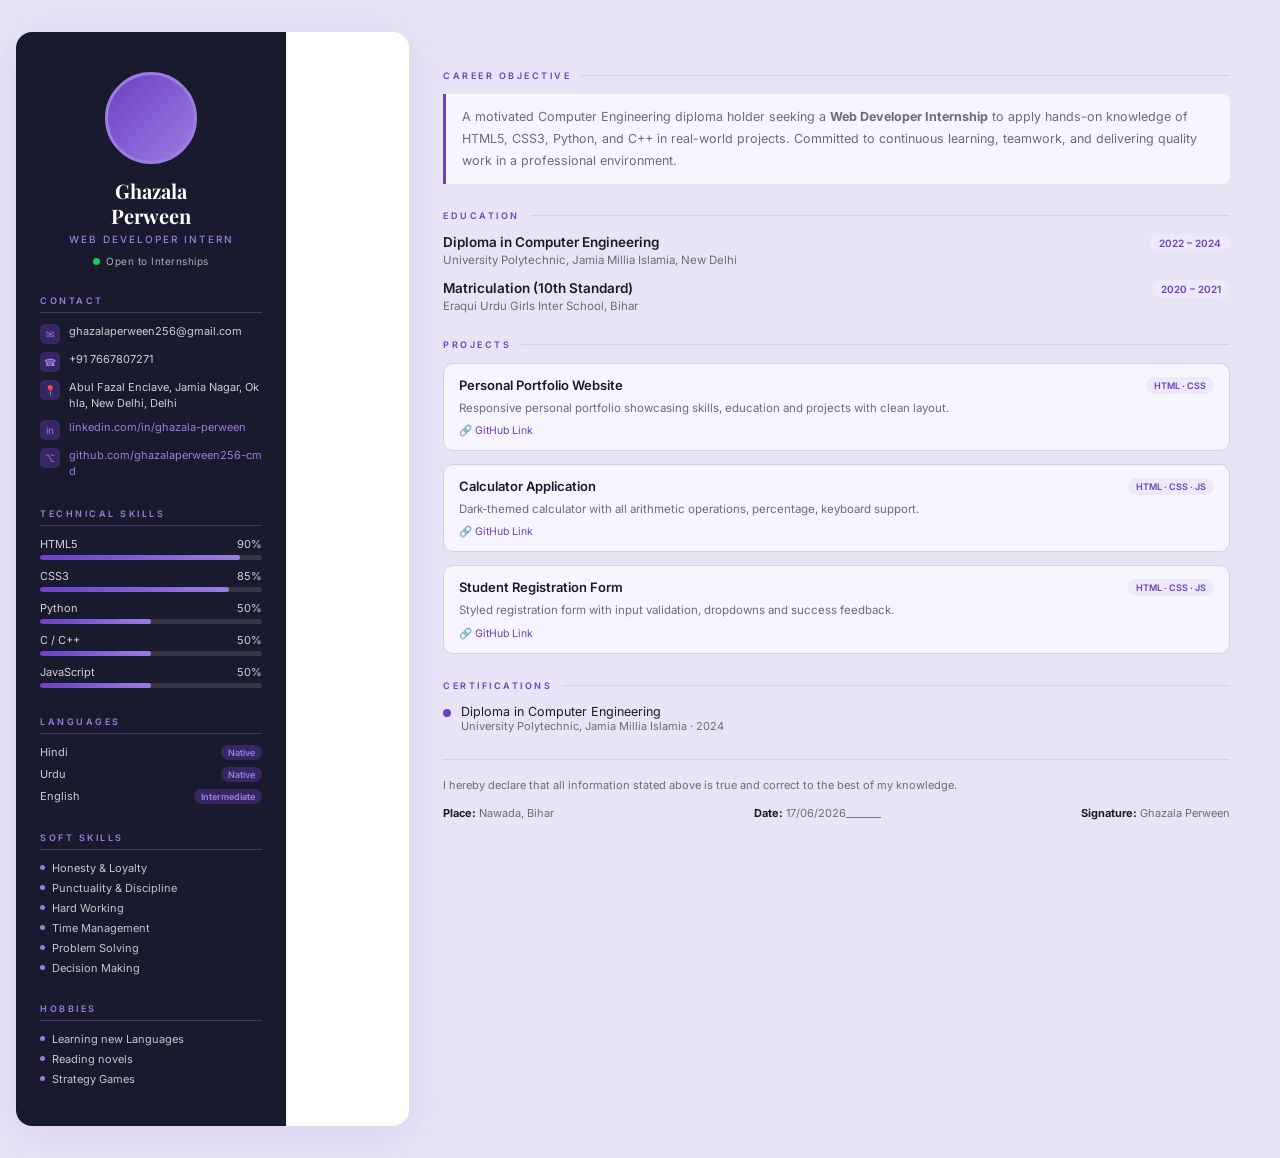
<file: resume.html>
<!DOCTYPE html>
<html lang="en">
<head>
  <meta charset="UTF-8" />
  <meta name="viewport" content="width=device-width, initial-scale=1.0"/>
  <title>Ghazala Perween – Resume</title>
  <link href="https://fonts.googleapis.com/css2?family=Playfair+Display:wght@600;700&family=Inter:wght@300;400;500;600&display=swap" rel="stylesheet"/>
  <link rel="stylesheet" href="resume.css">
</head>
<body>
<div class="page">
  <aside class="sidebar">
    <div>
      <div class="avatar-initials"></div>
      <div class="name-block" style="margin-top:14px;">
        <h1>Ghazala<br>Perween</h1>
        <p class="role">Web Developer Intern</p>
        <div class="badge"><span class="badge-dot"></span><span class="badge-text">Open to Internships</span></div>
      </div>
    </div>
    <div class="s-section">
      <div class="s-label">Contact</div>
      <div class="contact-list">
        <div class="c-item"><div class="c-icon">✉</div><span class="c-text">ghazalaperween256@gmail.com</span></div>
        <div class="c-item"><div class="c-icon">☎</div><span class="c-text">+91 7667807271</span></div>
        <div class="c-item"><div class="c-icon">📍</div><span class="c-text">Abul Fazal Enclave, Jamia Nagar, Okhla, New Delhi, Delhi</span></div>
        <div class="c-item"><div class="c-icon">in</div><span class="c-text"><a href="https://www.linkedin.com/in/ghazala-perween" target="_blank">linkedin.com/in/ghazala-perween</a></span></div>
        <div class="c-item"><div class="c-icon">⌥</div><span class="c-text"><a href="https://github.com/ghazalaperween256-cmd" target="_blank">github.com/ghazalaperween256-cmd</a></span></div>
      </div>
    </div>
    <div class="s-section">
      <div class="s-label">Technical Skills</div>
      <div class="skill-bar-list">
        <div class="skill-bar-item"><span class="skill-bar-label"><span>HTML5</span><span>90%</span></span><div class="skill-bar-track"><div class="skill-bar-fill" style="width:90%"></div></div></div>
        <div class="skill-bar-item"><span class="skill-bar-label"><span>CSS3</span><span>85%</span></span><div class="skill-bar-track"><div class="skill-bar-fill" style="width:85%"></div></div></div>
        <div class="skill-bar-item"><span class="skill-bar-label"><span>Python</span><span>50%</span></span><div class="skill-bar-track"><div class="skill-bar-fill" style="width:50%"></div></div></div>
        <div class="skill-bar-item"><span class="skill-bar-label"><span>C / C++</span><span>50%</span></span><div class="skill-bar-track"><div class="skill-bar-fill" style="width:50%"></div></div></div>
        <div class="skill-bar-item"><span class="skill-bar-label"><span>JavaScript</span><span>50%</span></span><div class="skill-bar-track"><div class="skill-bar-fill" style="width:50%"></div></div></div>
      </div>
    </div>
    <div class="s-section">
      <div class="s-label">Languages</div>
      <div class="lang-list">
        <div class="lang-item"><span class="lang-name">Hindi</span><span class="lang-level">Native</span></div>
        <div class="lang-item"><span class="lang-name">Urdu</span><span class="lang-level">Native</span></div>
        <div class="lang-item"><span class="lang-name">English</span><span class="lang-level">Intermediate</span></div>
      </div>
    </div>
    <div class="s-section">
      <div class="s-label">Soft Skills</div>
      <div class="soft-list">
        <div class="soft-item">Honesty &amp; Loyalty</div>
        <div class="soft-item">Punctuality &amp; Discipline</div>
        <div class="soft-item">Hard Working</div>
        <div class="soft-item">Time Management</div>
        <div class="soft-item">Problem Solving</div>
        <div class="soft-item">Decision Making</div>
      </div>
    </div>
    <div class="s-section">
      <div class="s-label">Hobbies</div>
      <div class="hobby-list">
        <div class="hobby-item">Learning new Languages</div>
        <div class="hobby-item">Reading novels</div>
        <div class="hobby-item">Strategy Games</div>
      </div>
      </div>
    </div>
  </aside>
  <main class="main">
    <div class="m-section">
      <div class="m-label">Career Objective</div>
      <p class="objective-text">A motivated Computer Engineering diploma holder seeking a <strong>Web Developer Internship</strong> to apply hands-on knowledge of HTML5, CSS3, Python, and C++ in real-world projects. Committed to continuous learning, teamwork, and delivering quality work in a professional environment.</p>
    </div>
    <div class="m-section">
      <div class="m-label">Education</div>
      <div class="edu-item"><div class="edu-left"><div class="edu-degree">Diploma in Computer Engineering</div><div class="edu-school">University Polytechnic, Jamia Millia Islamia, New Delhi</div></div><div class="edu-year">2022 – 2024</div></div>
      <div class="edu-item"><div class="edu-left"><div class="edu-degree">Matriculation (10th Standard)</div><div class="edu-school">Eraqui Urdu Girls Inter School, Bihar</div></div><div class="edu-year">2020 – 2021</div></div>
    </div>
    <div class="m-section">
      <div class="m-label">Projects</div>
      <div class="project-item"><div class="proj-top"><span class="proj-name">Personal Portfolio Website</span><span class="proj-tech">HTML · CSS</span></div><p class="proj-desc">Responsive personal portfolio showcasing skills, education and projects with clean layout.</p><a class="proj-link" href="https://github.com/ghazalaperween256-cmd" target="_blank">🔗 GitHub Link</a></div>
      <div class="project-item"><div class="proj-top"><span class="proj-name">Calculator Application</span><span class="proj-tech">HTML · CSS · JS</span></div><p class="proj-desc">Dark-themed calculator with all arithmetic operations, percentage, keyboard support.</p><a class="proj-link" href="https://github.com/ghazalaperween256-cmd" target="_blank">🔗 GitHub Link</a></div>
      <div class="project-item"><div class="proj-top"><span class="proj-name">Student Registration Form</span><span class="proj-tech">HTML · CSS · JS</span></div><p class="proj-desc">Styled registration form with input validation, dropdowns and success feedback.</p><a class="proj-link" href="https://github.com/ghazalaperween256-cmd" target="_blank">🔗 GitHub Link</a></div>
    </div>
    <div class="m-section">
      <div class="m-label">Certifications</div>
      <div class="cert-item"><div class="cert-dot"></div><div><div class="cert-text">Diploma in Computer Engineering</div><div class="cert-issuer">University Polytechnic, Jamia Millia Islamia · 2024</div></div></div>
    </div>
    <div class="declaration">
      I hereby declare that all information stated above is true and correct to the best of my knowledge.
      <div class="sign-row"><span><strong>Place:</strong> Nawada, Bihar</span><span><strong>Date:</strong> 17/06/2026_______</span><span><strong>Signature:</strong> Ghazala Perween</span></div>
    </div>
  </main>
</div>
</body>
</html>
</file>
<file: resume.css>
*, *::before, *::after { 
  box-sizing: border-box; 
  margin: 0; 
  padding: 0; 
}

:root {
  --ink: #1a1a2e; 
  --accent: #6c3fc5; 
  --soft: #ede9f8;
  --mid: #9b7de0; 
  --light: #f7f5ff; 
  --muted: #6b6b80;
  --white: #ffffff; 
  --rule: #d4cef0; 
  --green: #22c55e;
}

body { 
  font-family: 'Inter', sans-serif; 
  background: #e8e4f5; 
  min-height: 100vh; 
  display: flex; 
  justify-content: center; 
  align-items: flex-start; 
  padding: 32px 16px; 
  color: var(--ink); 
}

.page { 
  width: 860px; 
  background: var(--white); 
  border-radius: 16px; 
  overflow: hidden; 
  box-shadow: 0 8px 40px rgba(108,63,197,0.13); 
  display: grid; 
  grid-template-columns: 270px 1fr; 
}

.sidebar { 
  background: var(--ink); 
  color: var(--white); 
  padding: 40px 24px; 
  display: flex; 
  flex-direction: column; 
  gap: 28px; 
}

.avatar-initials { 
  width: 92px; 
  height: 92px; 
  border-radius: 50%; 
  border: 3px solid var(--mid); 
  background: linear-gradient(135deg, var(--accent), var(--mid)); 
  display: flex; 
  align-items: center; 
  justify-content: center; 
  font-family: 'Playfair Display', serif; 
  font-size: 28px; 
  font-weight: 700; 
  color: var(--white); 
  margin: 0 auto; 
}

.name-block { 
  text-align: center; 
}

.name-block h1 { 
  font-family: 'Playfair Display', serif; 
  font-size: 20px; 
  font-weight: 700; 
  line-height: 1.25; 
  color: var(--white); 
}

.name-block .role { 
  font-size: 10px; 
  font-weight: 500; 
  letter-spacing: 2px; 
  text-transform: uppercase; 
  color: var(--mid); 
  margin-top: 5px; 
}

.badge { 
  display: flex; 
  align-items: center; 
  justify-content: center; 
  gap: 6px; 
  margin-top: 10px; 
}

.badge-dot { 
  width: 7px; 
  height: 7px; 
  border-radius: 50%; 
  background: var(--green); 
}

.badge-text { 
  font-size: 10px; 
  color: rgba(255,255,255,0.65); 
  letter-spacing: .5px; 
}

.s-section { 
  display: flex; 
  flex-direction: column; 
  gap: 11px; 
}

.s-label { 
  font-size: 9px; 
  font-weight: 600; 
  letter-spacing: 2.5px; 
  text-transform: uppercase; 
  color: var(--mid); 
  border-bottom: 1px solid rgba(155,125,224,0.3); 
  padding-bottom: 6px; 
}

.contact-list { 
  display: flex; 
  flex-direction: column; 
  gap: 8px; 
}

.c-item { 
  display: flex; 
  align-items: flex-start; 
  gap: 9px; 
}

.c-icon { 
  width: 20px; 
  height: 20px; 
  flex-shrink: 0; 
  background: rgba(108,63,197,0.35); 
  border-radius: 5px; 
  display: flex; 
  align-items: center; 
  justify-content: center; 
  font-size: 10px; 
  color: var(--mid); 
}

.c-text { 
  font-size: 11px; 
  color: rgba(255,255,255,0.78); 
  line-height: 1.45; 
  word-break: break-all; 
}

.c-text a { 
  color: var(--mid); 
  text-decoration: none; 
}

.skill-bar-list { 
  display: flex; 
  flex-direction: column; 
  gap: 9px; 
}

.skill-bar-item { 
  display: flex; 
  flex-direction: column; 
  gap: 4px; 
}

.skill-bar-label { 
  font-size: 11px; 
  color: rgba(255,255,255,0.8); 
  display: flex; 
  justify-content: space-between; 
}

.skill-bar-track { 
  height: 5px; 
  background: rgba(255,255,255,0.12); 
  border-radius: 10px; 
  overflow: hidden; 
}

.skill-bar-fill { 
  height: 100%; 
  background: linear-gradient(90deg, var(--accent), var(--mid)); 
  border-radius: 10px; 
}

.soft-list { 
  display: flex; 
  flex-direction: column; 
  gap: 6px; 
}

.soft-item { 
  font-size: 11px; 
  color: rgba(255,255,255,0.75); 
  display: flex; 
  align-items: center; 
  gap: 7px; 
}

.soft-item::before { 
  content: ''; 
  width: 5px; 
  height: 5px; 
  border-radius: 50%; 
  background: var(--mid); 
  flex-shrink: 0; 
}

.lang-list { 
  display: flex; 
  flex-direction: column; 
  gap: 7px; 
}

.lang-item { 
  display: flex; 
  justify-content: space-between; 
  align-items: center; 
}

.lang-name { 
  font-size: 11px; 
  color: rgba(255,255,255,0.78); 
}

.lang-level { 
  font-size: 9px; 
  font-weight: 600; 
  background: rgba(108,63,197,0.35); 
  color: var(--mid); 
  padding: 2px 7px; 
  border-radius: 10px; 
}

.hobby-list { 
  display: flex; 
  flex-direction: column; 
  gap: 6px; 
}

.hobby-item { 
  font-size: 11px; 
  color: rgba(255,255,255,0.75); 
  display: flex; 
  align-items: center; 
  gap: 7px; 
}

.hobby-item::before { 
  content: ''; 
  width: 5px; 
  height: 5px; 
  border-radius: 50%; 
  background: var(--mid); 
  flex-shrink: 0; 
}

.main { 
  padding: 38px 34px; 
  display: flex; 
  flex-direction: column; 
  gap: 26px; 
}

.m-section { 
  display: flex; 
  flex-direction: column; 
  gap: 13px; 
}

.m-label { 
  font-size: 9px; 
  font-weight: 600; 
  letter-spacing: 2.5px; 
  text-transform: uppercase; 
  color: var(--accent); 
  display: flex; 
  align-items: center; 
  gap: 10px; 
}

.m-label::after { 
  content: ''; 
  flex: 1; 
  height: 1px; 
  background: var(--rule); 
}

.objective-text { 
  font-size: 12.5px; 
  line-height: 1.75; 
  color: var(--muted); 
  background: var(--light); 
  border-left: 3px solid var(--accent); 
  padding: 12px 16px; 
  border-radius: 0 8px 8px 0; 
}

.edu-item { 
  display: flex; 
  justify-content: space-between; 
  align-items: flex-start; 
  gap: 8px; 
}

.edu-left { 
  display: flex; 
  flex-direction: column; 
  gap: 3px; 
}

.edu-degree { 
  font-size: 13.5px; 
  font-weight: 600; 
  color: var(--ink); 
}

.edu-school { 
  font-size: 11.5px; 
  color: var(--muted); 
}

.edu-year { 
  font-size: 10px; 
  font-weight: 600; 
  color: var(--accent); 
  background: var(--soft); 
  padding: 3px 9px; 
  border-radius: 10px; 
  white-space: nowrap; 
  align-self: flex-start; 
}

.exp-item { 
  border-left: 2px solid var(--rule); 
  padding-left: 14px; 
  display: flex; 
  flex-direction: column; 
  gap: 4px; 
}

.exp-role { 
  font-size: 13px; 
  font-weight: 600; 
  color: var(--ink); 
}

.exp-company { 
  font-size: 11.5px; 
  color: var(--accent); 
  font-weight: 500; 
}

.exp-duration { 
  font-size: 10.5px; 
  color: var(--muted); 
}

.exp-desc { 
  font-size: 11.5px; 
  color: var(--muted); 
  line-height: 1.6; 
  margin-top: 3px; 
}

.project-item { 
  background: var(--light); 
  border-radius: 10px; 
  padding: 13px 15px; 
  display: flex; 
  flex-direction: column; 
  gap: 5px; 
  border: 1px solid var(--rule); 
}

.proj-top { 
  display: flex; 
  justify-content: space-between; 
  align-items: flex-start; 
  gap: 8px; 
}

.proj-name { 
  font-size: 13px; 
  font-weight: 600; 
  color: var(--ink); 
}

.proj-tech { 
  font-size: 9px; 
  font-weight: 600; 
  text-transform: uppercase; 
  background: var(--soft); 
  color: var(--accent); 
  padding: 3px 8px; 
  border-radius: 20px; 
}

.proj-desc { 
  font-size: 11.5px; 
  color: var(--muted); 
  line-height: 1.6; 
}

.proj-link { 
  font-size: 10.5px; 
  color: var(--accent); 
  text-decoration: none; 
  margin-top: 2px; 
  display: inline-block; 
}

.cert-item { 
  display: flex; 
  align-items: flex-start; 
  gap: 10px; 
}

.cert-dot { 
  width: 8px; 
  height: 8px; 
  border-radius: 50%; 
  background: var(--accent); 
  margin-top: 5px; 
  flex-shrink: 0; 
}

.cert-text { 
  font-size: 12.5px; 
  color: var(--ink); 
}

.cert-issuer { 
  font-size: 11px; 
  color: var(--muted); 
}

.declaration { 
  font-size: 11px; 
  color: var(--muted); 
  line-height: 1.7; 
  border-top: 1px solid var(--rule); 
  padding-top: 16px; 
}

.declaration strong { 
  color: var(--ink); 
}

.sign-row { 
  display: flex; 
  justify-content: space-between; 
  margin-top: 10px; 
  flex-wrap: wrap; 
  gap: 8px; 
}

.sign-row span { 
  font-size: 11px; 
  color: var(--muted); 
}
</file>
